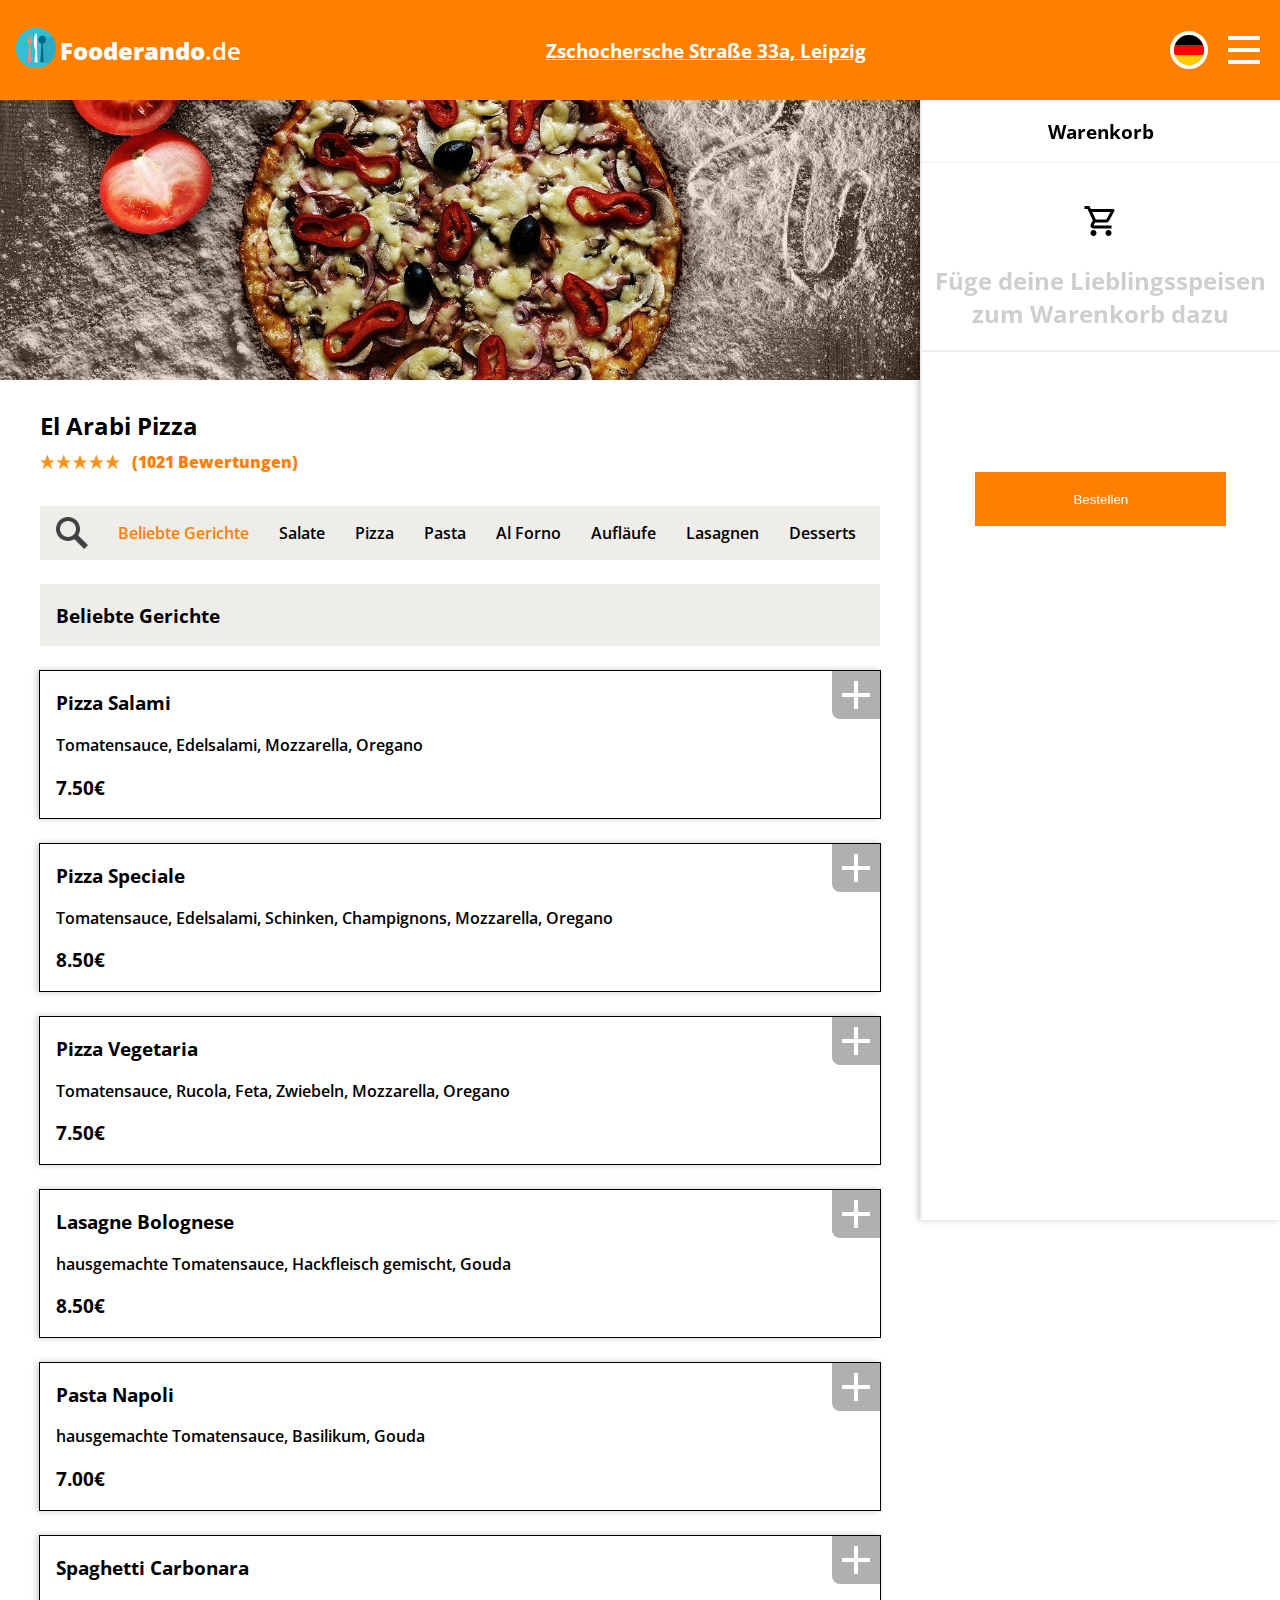
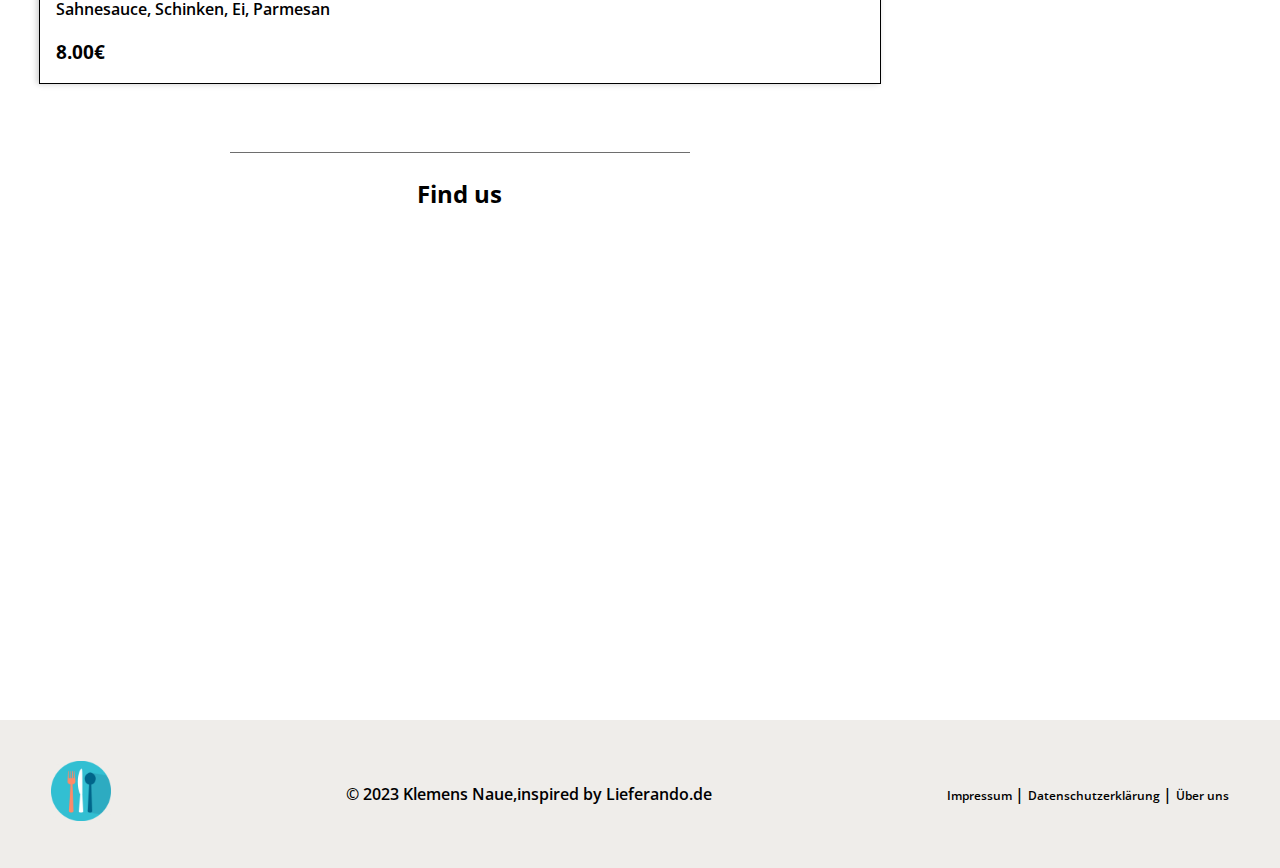
<file: index.html>
<!DOCTYPE html>
<html lang="en">

<head>
    <meta charset="UTF-8">
    <meta http-equiv="X-UA-Compatible" content="IE=edge">
    <meta name="viewport" content="width=device-width, initial-scale=1.0">
    <link rel="icon" type="image/png" href="/img/mealIcon.png">
    <link rel="stylesheet" href="styleHeader.css">
    <link rel="stylesheet" href="style.css">
    <link rel="stylesheet" href="styleFooter.css">
    <script src="scriptTemplates.js" async></script>
    <script src="scriptContent.js" async></script>
    <script src="scriptArrays.js" async></script>
    <link rel="preconnect" href="https://fonts.googleapis.com">
    <link rel="preconnect" href="https://fonts.gstatic.com" crossorigin>
    <link href="https://fonts.googleapis.com/css2?family=Open+Sans:wght@300;400;500;600;700;800&display=swap"
        rel="stylesheet">
    <title>Fooderando</title>
</head>

<body onload="includeHTML(), render()">
    <div id="header">
        <div id="header-left">
            <a href="index.html"><img src="img/mealIcon.png" alt="HomeIcon"></a>
            <p><b>Fooderando</b>.de</p>
        </div>
        <div id="header-middle">
            <a href="#maps"><h3>Zschochersche Straße 33a, Leipzig</h3></a>
        </div>
        <div id="header-right">
            <img class ="flag" src="img/ger.png" alt="deutsch">
            <div id="basketHeader" onclick = "changeWarenkorb()">
                <img src="img/shopping-basket-white-24.svg" alt="Einkaufswagen" title="Einkaufswagen">
                <span id="counter"></span>            
            </div>
            <div id="burgerMenu" onclick="noFunction()">
                <p></p>
                <p></p>
                <p></p>
            </div>
        </div>
    </div>
    <div id="content">
        <div id="orderMenu">
            <div id="orderImg">
                <img src="img/pizza2.jpg" alt="">
            </div>
            <div id="orderRestaurant">
                <h2>El Arabi Pizza</h2>
                <div id="bewertung">
                    <img src="img/rating.png" alt="Sternebwertung">
                    <p><b>(1021 Bewertungen)</b></p>
                </div>
            </div>
            <div id="orderList">
                <img src="img/lupe.png" alt="">
                <p class="gericht">Beliebte Gerichte</p>
                <p onclick="noFunction()">Salate</p>
                <p onclick="noFunction()">Pizza</p>
                <p onclick="noFunction()">Pasta</p>
                <p onclick="noFunction()">Al Forno</p>
                <p onclick="noFunction()">Aufläufe</p>
                <p onclick="noFunction()">Lasagnen</p>
                <p onclick="noFunction()">Desserts</p>
            </div>
            <div id="orderMeals">
                <div id="orderHeadline">
                    <h3>Beliebte Gerichte</h3>
                </div>
            </div>
            <div id="gericht">
            </div>
            <div id="maps">
                <div class="halfLine"></div>
                <h2>Find us</h2>
                <iframe
                    src="https://www.google.com/maps/embed?pb=!1m18!1m12!1m3!1d2492.9041047527085!2d12.335701176241018!3d51.33128362355443!2m3!1f0!2f0!3f0!3m2!1i1024!2i768!4f13.1!3m3!1m2!1s0x47a6f79ee27b8643%3A0xbea2b8a633fa3f8b!2sEl-Arabi!5e0!3m2!1sde!2sde!4v1685792555408!5m2!1sde!2sde"
                    width="100%" height="450" style="border:0;" allowfullscreen="" loading="lazy"
                    referrerpolicy="no-referrer-when-downgrade"></iframe>
            </div>
        </div>
        <div id="warenkorb">
            <div id="warenkorbHeader">
                <h3>Warenkorb</h3>
            </div>
            <div id="warenkorbWaren">
            </div>
            <div id="warenkorbSum">
                <div id="zwischensumme">
                </div>
                <div id="lieferkosten">
                </div>
                <div id="gesamtkosten">
                </div>
            </div>
            <div id="orderMin">
            </div>
            <div id="warenkorbBestellen">
                <button onclick="noFunction()">Bestellen</button>
            </div>
            <button id="closeBtn" onclick="changeWarenkorb()">X Close</button>
        </div>
    </div>
    <div w3-include-html="templates/footer.html"></div>
</body>

</html>
</file>
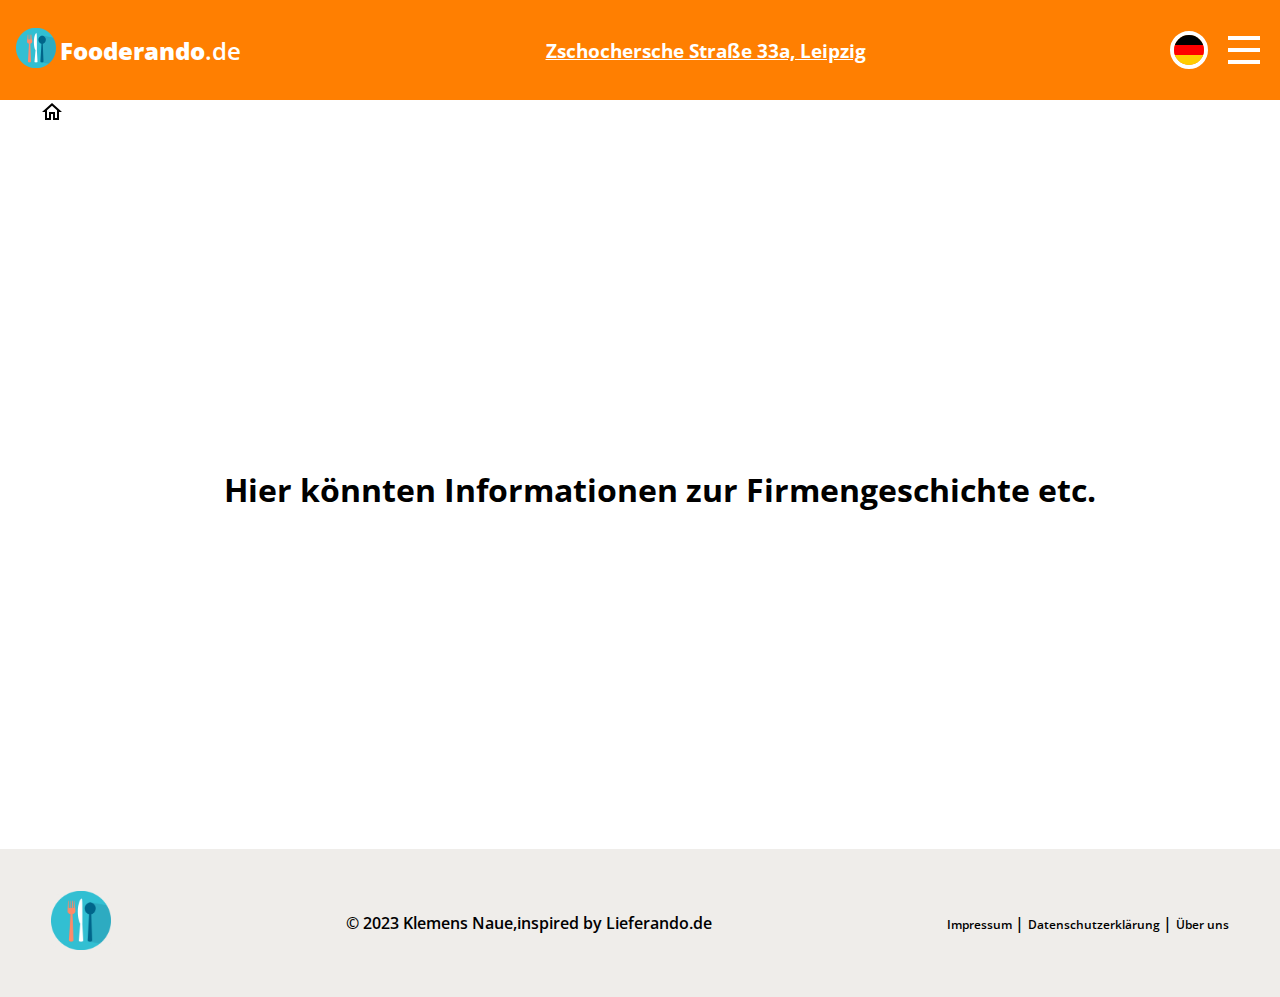
<file: about.html>
<!DOCTYPE html>
<html lang="en">

<head>
    <meta charset="UTF-8">
    <meta http-equiv="X-UA-Compatible" content="IE=edge">
    <meta name="viewport" content="width=device-width, initial-scale=1.0">
    <link rel="icon" type="image/png" href="/img/mealIcon.png">
    <link rel="stylesheet" href="styleHeader.css">
    <link rel="stylesheet" href="style.css">
    <link rel="stylesheet" href="styleFooter.css">
    <script src="scriptTemplates.js"></script>
    <script src="scriptContent.js"></script>
    <script src="scriptArrays.js"></script>
    <link rel="preconnect" href="https://fonts.googleapis.com">
    <link rel="preconnect" href="https://fonts.gstatic.com" crossorigin>
    <link href="https://fonts.googleapis.com/css2?family=Open+Sans:wght@300;400;500;600;700;800&display=swap"
        rel="stylesheet">
    <title>Fooderando | Impressum</title>
</head>

<body onload="includeHTML()">
    <div id="header">
        <div id="header-left">
            <a href="index.html"><img src="img/mealIcon.png" alt="HomeIcon"></a>
            <p><b>Fooderando</b>.de</p>
        </div>
        <div id="header-middle">
            <h3>Zschochersche Straße 33a, Leipzig</h3>
        </div>
        <div id="header-right">
            <img class ="flag" src="img/ger.png" alt="deutsch">
            <div id="basketHeader" onclick = "changeWarenkorb()">
                <img src="img/shopping-basket-white-24.svg" alt="Einkaufswagen" title="Einkaufswagen">
                <span id="counter"></span>            
            </div>
            <div id="burgerMenu" onclick="noFunction()">
                <p></p>
                <p></p>
                <p></p>
            </div>
        </div>
    </div>
    <a class="home" href="index.html"><img src="img/home_black_24dp.svg" alt=""></a> 
    
    <div id="about">
        <h1>Hier könnten Informationen zur Firmengeschichte etc.</h1>
    </div>

    <div w3-include-html="templates/footer.html"></div>
</body>
</file>
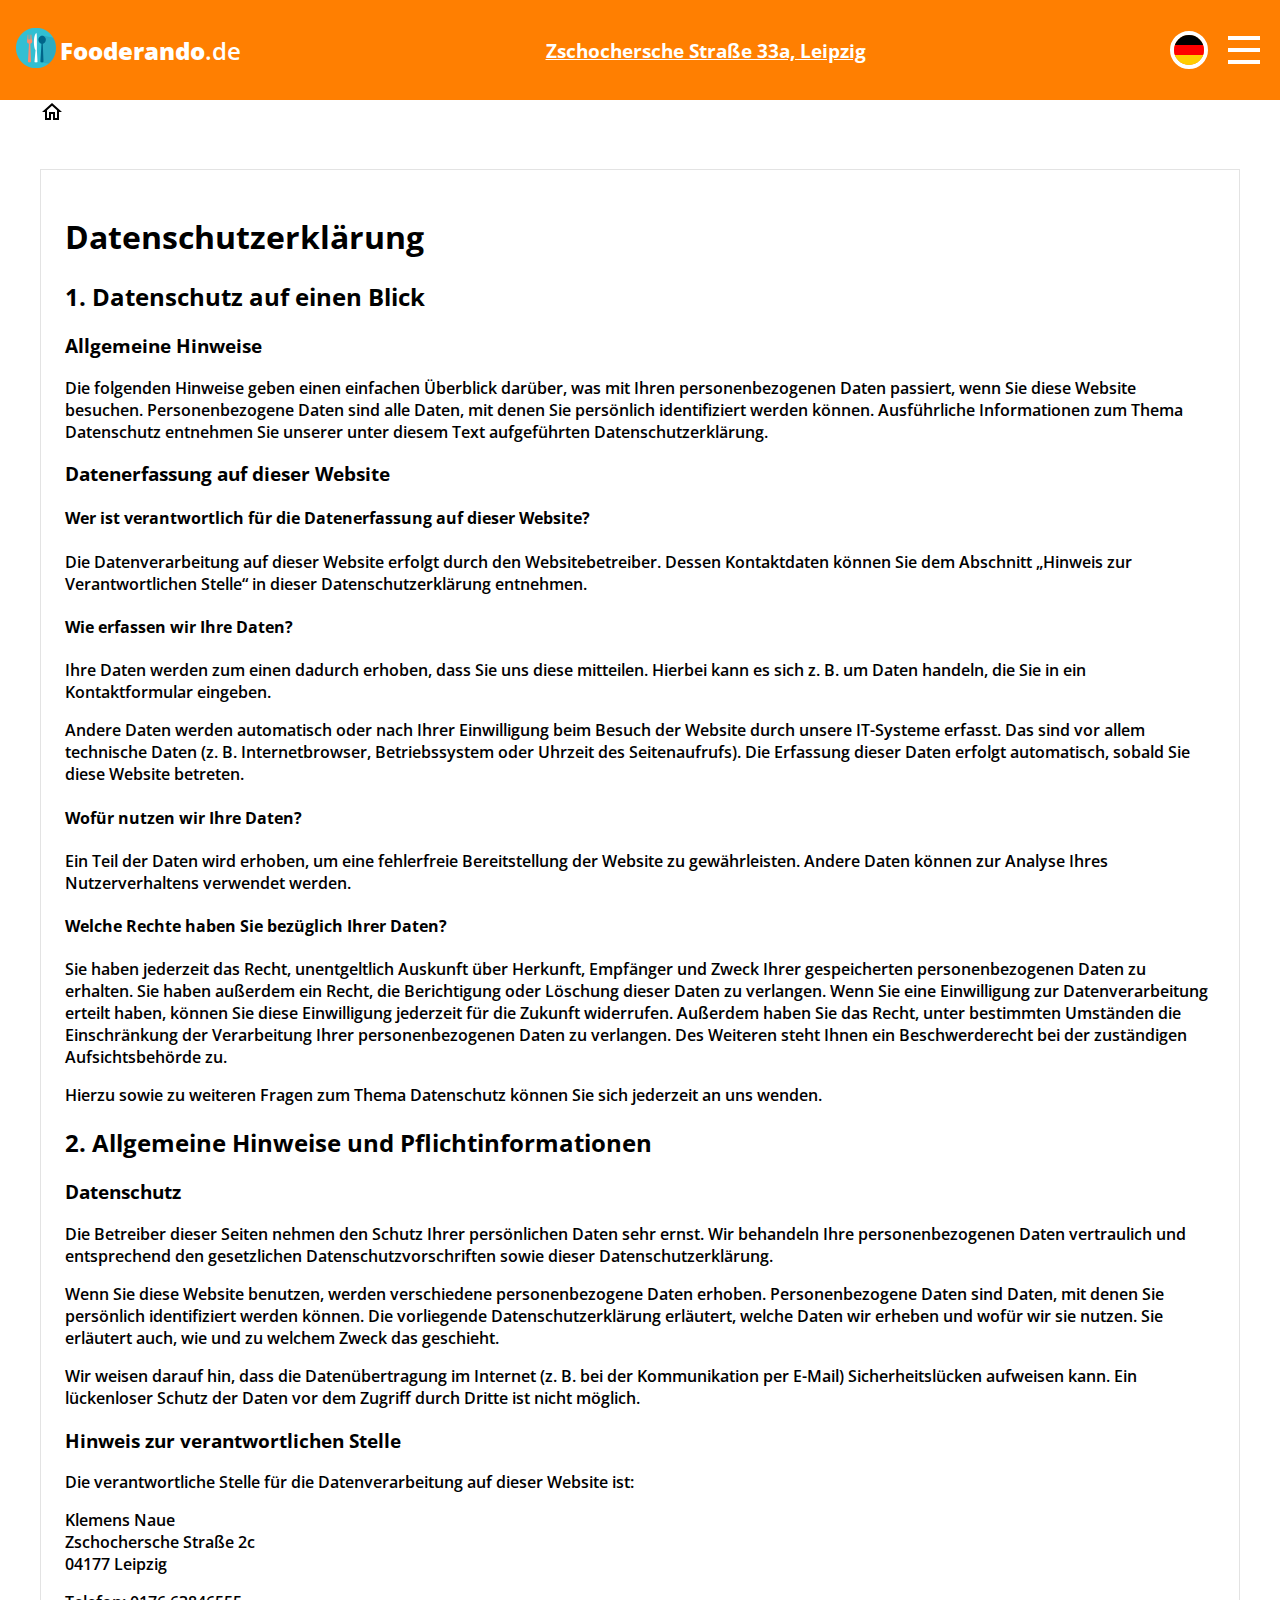
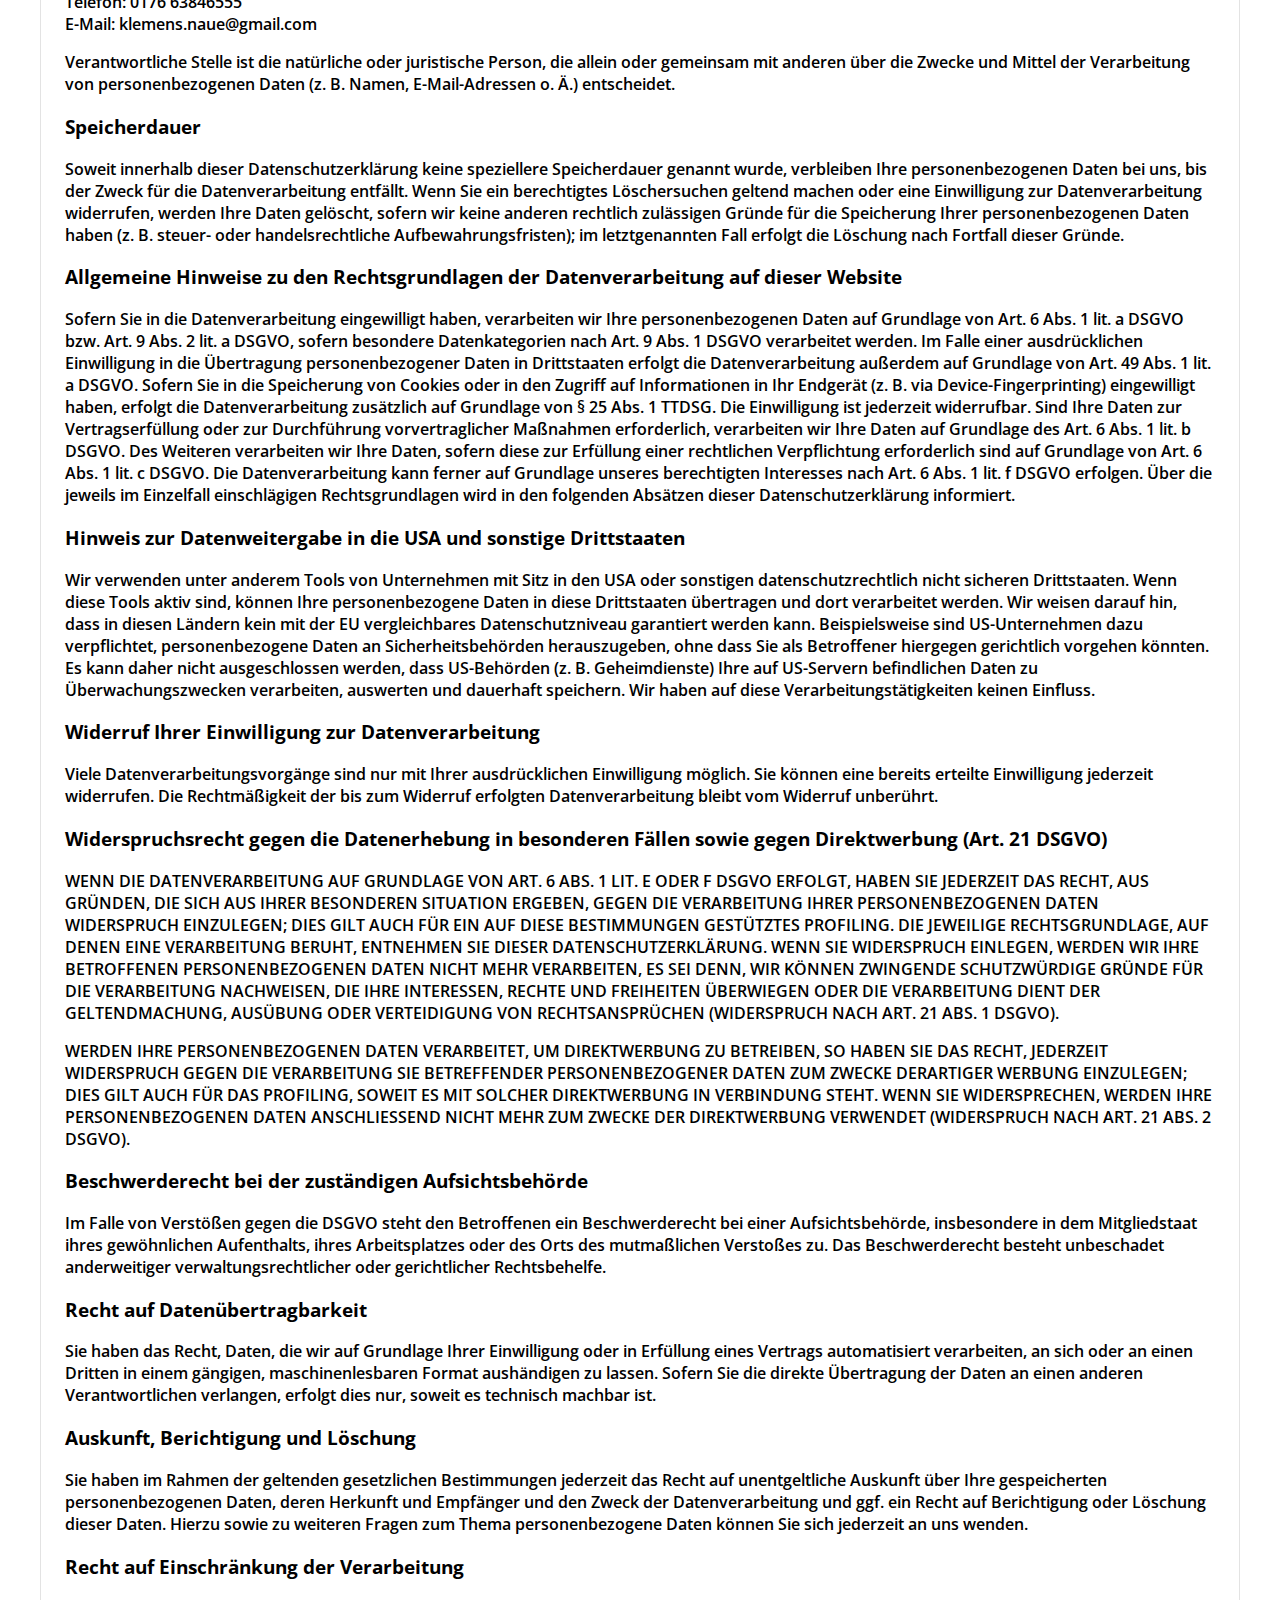
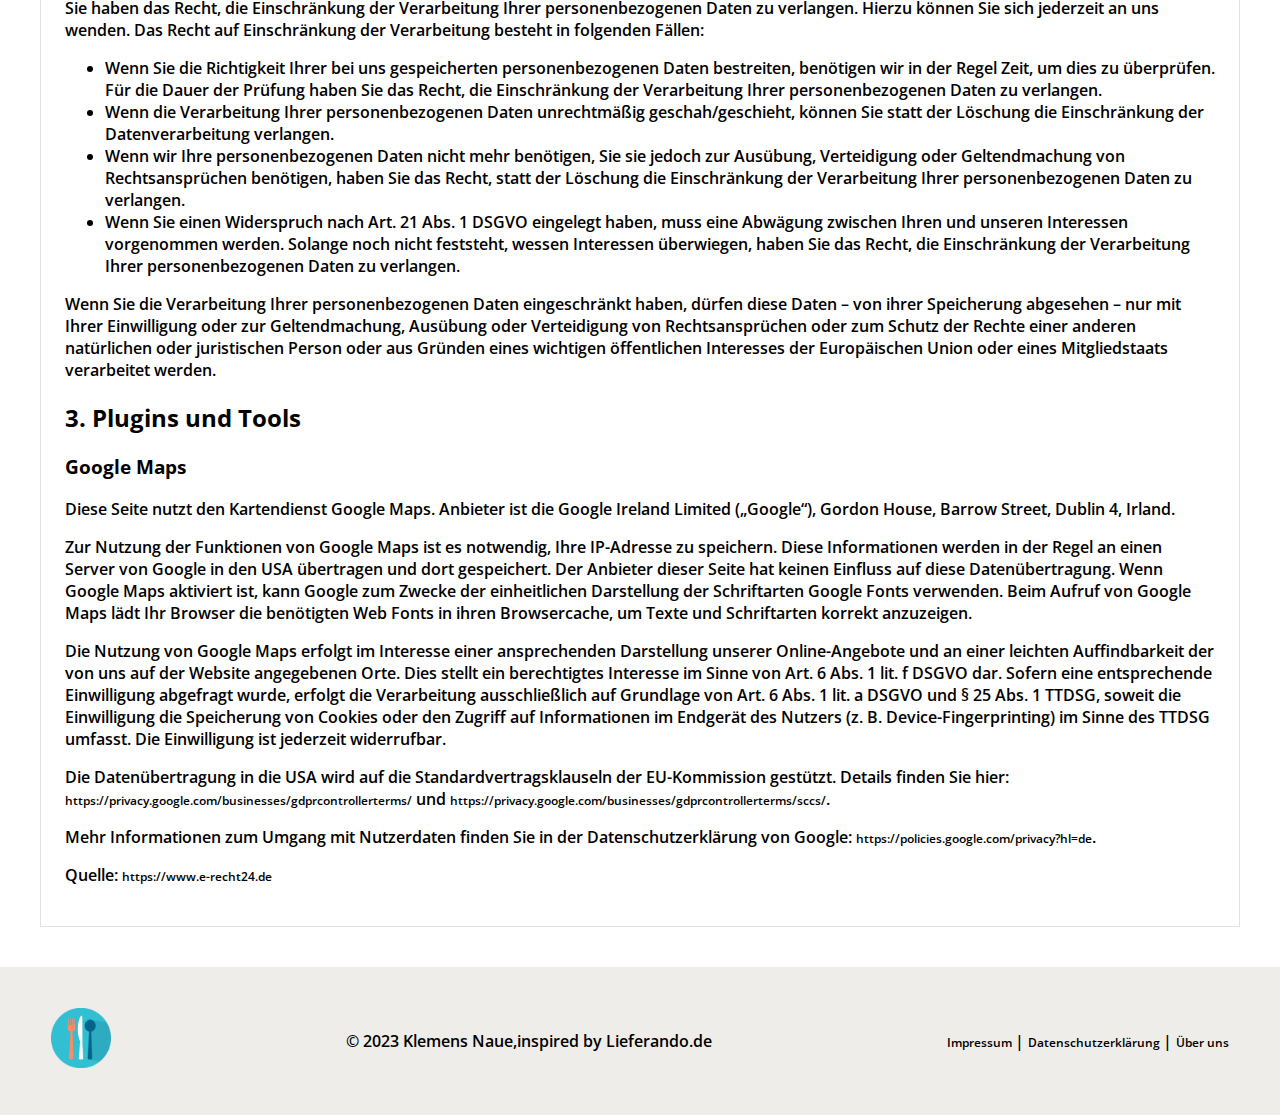
<file: datenschutz.html>
<!DOCTYPE html>
<html lang="en">

<head>
    <meta charset="UTF-8">
    <meta http-equiv="X-UA-Compatible" content="IE=edge">
    <meta name="viewport" content="width=device-width, initial-scale=1.0">
    <link rel="icon" type="image/png" href="/img/mealIcon.png">
    <link rel="stylesheet" href="styleHeader.css">
    <link rel="stylesheet" href="style.css">
    <link rel="stylesheet" href="styleFooter.css">
    <script src="scriptTemplates.js"></script>
    <script src="scriptContent.js"></script>
    <script src="scriptArrays.js"></script>
    <link rel="preconnect" href="https://fonts.googleapis.com">
    <link rel="preconnect" href="https://fonts.gstatic.com" crossorigin>
    <link href="https://fonts.googleapis.com/css2?family=Open+Sans:wght@300;400;500;600;700;800&display=swap"
        rel="stylesheet">
    <title>Fooderando | Datenschutz</title>
</head>

<body onload="includeHTML()">
    <div id="header">
        <div id="header-left">
            <a href="index.html"><img src="img/mealIcon.png" alt="HomeIcon"></a>
            <p><b>Fooderando</b>.de</p>
        </div>
        <div id="header-middle">
            <h3>Zschochersche Straße 33a, Leipzig</h3>
        </div>
        <div id="header-right">
            <img class ="flag" src="img/ger.png" alt="deutsch">
            <div id="basketHeader" onclick = "changeWarenkorb()">
                <img src="img/shopping-basket-white-24.svg" alt="Einkaufswagen" title="Einkaufswagen">
                <span id="counter"></span>            
            </div>
            <div id="burgerMenu" onclick="noFunction()">
                <p></p>
                <p></p>
                <p></p>
            </div>
        </div>
    </div>
    <a class="home" href="index.html"><img src="img/home_black_24dp.svg" alt=""></a>
    <div id="datenschutz">
        <h1>Datenschutz&shy;erkl&auml;rung</h1>
        <h2>1. Datenschutz auf einen Blick</h2>
        <h3>Allgemeine Hinweise</h3>
        <p>Die folgenden Hinweise geben einen einfachen &Uuml;berblick dar&uuml;ber, was mit Ihren personenbezogenen
            Daten passiert, wenn Sie diese Website besuchen. Personenbezogene Daten sind alle Daten, mit denen Sie
            pers&ouml;nlich identifiziert werden k&ouml;nnen. Ausf&uuml;hrliche Informationen zum Thema Datenschutz
            entnehmen Sie unserer unter diesem Text aufgef&uuml;hrten Datenschutzerkl&auml;rung.</p>
        <h3>Datenerfassung auf dieser Website</h3>
        <h4>Wer ist verantwortlich f&uuml;r die Datenerfassung auf dieser Website?</h4>
        <p>Die Datenverarbeitung auf dieser Website erfolgt durch den Websitebetreiber. Dessen Kontaktdaten k&ouml;nnen
            Sie dem Abschnitt &bdquo;Hinweis zur Verantwortlichen Stelle&ldquo; in dieser Datenschutzerkl&auml;rung
            entnehmen.</p>
        <h4>Wie erfassen wir Ihre Daten?</h4>
        <p>Ihre Daten werden zum einen dadurch erhoben, dass Sie uns diese mitteilen. Hierbei kann es sich z.&nbsp;B. um
            Daten handeln, die Sie in ein Kontaktformular eingeben.</p>
        <p>Andere Daten werden automatisch oder nach Ihrer Einwilligung beim Besuch der Website durch unsere IT-Systeme
            erfasst. Das sind vor allem technische Daten (z.&nbsp;B. Internetbrowser, Betriebssystem oder Uhrzeit des
            Seitenaufrufs). Die Erfassung dieser Daten erfolgt automatisch, sobald Sie diese Website betreten.</p>
        <h4>Wof&uuml;r nutzen wir Ihre Daten?</h4>
        <p>Ein Teil der Daten wird erhoben, um eine fehlerfreie Bereitstellung der Website zu gew&auml;hrleisten. Andere
            Daten k&ouml;nnen zur Analyse Ihres Nutzerverhaltens verwendet werden.</p>
        <h4>Welche Rechte haben Sie bez&uuml;glich Ihrer Daten?</h4>
        <p>Sie haben jederzeit das Recht, unentgeltlich Auskunft &uuml;ber Herkunft, Empf&auml;nger und Zweck Ihrer
            gespeicherten personenbezogenen Daten zu erhalten. Sie haben au&szlig;erdem ein Recht, die Berichtigung oder
            L&ouml;schung dieser Daten zu verlangen. Wenn Sie eine Einwilligung zur Datenverarbeitung erteilt haben,
            k&ouml;nnen Sie diese Einwilligung jederzeit f&uuml;r die Zukunft widerrufen. Au&szlig;erdem haben Sie das
            Recht, unter bestimmten Umst&auml;nden die Einschr&auml;nkung der Verarbeitung Ihrer personenbezogenen Daten
            zu verlangen. Des Weiteren steht Ihnen ein Beschwerderecht bei der zust&auml;ndigen Aufsichtsbeh&ouml;rde
            zu.</p>
        <p>Hierzu sowie zu weiteren Fragen zum Thema Datenschutz k&ouml;nnen Sie sich jederzeit an uns wenden.</p>
        <h2>2. Allgemeine Hinweise und Pflicht&shy;informationen</h2>
        <h3>Datenschutz</h3>
        <p>Die Betreiber dieser Seiten nehmen den Schutz Ihrer pers&ouml;nlichen Daten sehr ernst. Wir behandeln Ihre
            personenbezogenen Daten vertraulich und entsprechend den gesetzlichen Datenschutzvorschriften sowie dieser
            Datenschutzerkl&auml;rung.</p>
        <p>Wenn Sie diese Website benutzen, werden verschiedene personenbezogene Daten erhoben. Personenbezogene Daten
            sind Daten, mit denen Sie pers&ouml;nlich identifiziert werden k&ouml;nnen. Die vorliegende
            Datenschutzerkl&auml;rung erl&auml;utert, welche Daten wir erheben und wof&uuml;r wir sie nutzen. Sie
            erl&auml;utert auch, wie und zu welchem Zweck das geschieht.</p>
        <p>Wir weisen darauf hin, dass die Daten&uuml;bertragung im Internet (z.&nbsp;B. bei der Kommunikation per
            E-Mail) Sicherheitsl&uuml;cken aufweisen kann. Ein l&uuml;ckenloser Schutz der Daten vor dem Zugriff durch
            Dritte ist nicht m&ouml;glich.</p>
        <h3>Hinweis zur verantwortlichen Stelle</h3>
        <p>Die verantwortliche Stelle f&uuml;r die Datenverarbeitung auf dieser Website ist:</p>
        <p>Klemens Naue<br />
            Zschochersche Stra&szlig;e 2c<br />
            04177 Leipzig</p>

        <p>Telefon: 0176 63846555<br />
            E-Mail: klemens.naue@gmail.com</p>
        <p>Verantwortliche Stelle ist die nat&uuml;rliche oder juristische Person, die allein oder gemeinsam mit anderen
            &uuml;ber die Zwecke und Mittel der Verarbeitung von personenbezogenen Daten (z.&nbsp;B. Namen,
            E-Mail-Adressen o. &Auml;.) entscheidet.</p>

        <h3>Speicherdauer</h3>
        <p>Soweit innerhalb dieser Datenschutzerkl&auml;rung keine speziellere Speicherdauer genannt wurde, verbleiben
            Ihre personenbezogenen Daten bei uns, bis der Zweck f&uuml;r die Datenverarbeitung entf&auml;llt. Wenn Sie
            ein berechtigtes L&ouml;schersuchen geltend machen oder eine Einwilligung zur Datenverarbeitung widerrufen,
            werden Ihre Daten gel&ouml;scht, sofern wir keine anderen rechtlich zul&auml;ssigen Gr&uuml;nde f&uuml;r die
            Speicherung Ihrer personenbezogenen Daten haben (z.&nbsp;B. steuer- oder handelsrechtliche
            Aufbewahrungsfristen); im letztgenannten Fall erfolgt die L&ouml;schung nach Fortfall dieser Gr&uuml;nde.
        </p>
        <h3>Allgemeine Hinweise zu den Rechtsgrundlagen der Datenverarbeitung auf dieser Website</h3>
        <p>Sofern Sie in die Datenverarbeitung eingewilligt haben, verarbeiten wir Ihre personenbezogenen Daten auf
            Grundlage von Art. 6 Abs. 1 lit. a DSGVO bzw. Art. 9 Abs. 2 lit. a DSGVO, sofern besondere Datenkategorien
            nach Art. 9 Abs. 1 DSGVO verarbeitet werden. Im Falle einer ausdr&uuml;cklichen Einwilligung in die
            &Uuml;bertragung personenbezogener Daten in Drittstaaten erfolgt die Datenverarbeitung au&szlig;erdem auf
            Grundlage von Art. 49 Abs. 1 lit. a DSGVO. Sofern Sie in die Speicherung von Cookies oder in den Zugriff auf
            Informationen in Ihr Endger&auml;t (z.&nbsp;B. via Device-Fingerprinting) eingewilligt haben, erfolgt die
            Datenverarbeitung zus&auml;tzlich auf Grundlage von &sect; 25 Abs. 1 TTDSG. Die Einwilligung ist jederzeit
            widerrufbar. Sind Ihre Daten zur Vertragserf&uuml;llung oder zur Durchf&uuml;hrung vorvertraglicher
            Ma&szlig;nahmen erforderlich, verarbeiten wir Ihre Daten auf Grundlage des Art. 6 Abs. 1 lit. b DSGVO. Des
            Weiteren verarbeiten wir Ihre Daten, sofern diese zur Erf&uuml;llung einer rechtlichen Verpflichtung
            erforderlich sind auf Grundlage von Art. 6 Abs. 1 lit. c DSGVO. Die Datenverarbeitung kann ferner auf
            Grundlage unseres berechtigten Interesses nach Art. 6 Abs. 1 lit. f DSGVO erfolgen. &Uuml;ber die jeweils im
            Einzelfall einschl&auml;gigen Rechtsgrundlagen wird in den folgenden Abs&auml;tzen dieser
            Datenschutzerkl&auml;rung informiert.</p>
        <h3>Hinweis zur Datenweitergabe in die USA und sonstige Drittstaaten</h3>
        <p>Wir verwenden unter anderem Tools von Unternehmen mit Sitz in den USA oder sonstigen datenschutzrechtlich
            nicht sicheren Drittstaaten. Wenn diese Tools aktiv sind, k&ouml;nnen Ihre personenbezogene Daten in diese
            Drittstaaten &uuml;bertragen und dort verarbeitet werden. Wir weisen darauf hin, dass in diesen L&auml;ndern
            kein mit der EU vergleichbares Datenschutzniveau garantiert werden kann. Beispielsweise sind US-Unternehmen
            dazu verpflichtet, personenbezogene Daten an Sicherheitsbeh&ouml;rden herauszugeben, ohne dass Sie als
            Betroffener hiergegen gerichtlich vorgehen k&ouml;nnten. Es kann daher nicht ausgeschlossen werden, dass
            US-Beh&ouml;rden (z.&nbsp;B. Geheimdienste) Ihre auf US-Servern befindlichen Daten zu
            &Uuml;berwachungszwecken verarbeiten, auswerten und dauerhaft speichern. Wir haben auf diese
            Verarbeitungst&auml;tigkeiten keinen Einfluss.</p>
        <h3>Widerruf Ihrer Einwilligung zur Datenverarbeitung</h3>
        <p>Viele Datenverarbeitungsvorg&auml;nge sind nur mit Ihrer ausdr&uuml;cklichen Einwilligung m&ouml;glich. Sie
            k&ouml;nnen eine bereits erteilte Einwilligung jederzeit widerrufen. Die Rechtm&auml;&szlig;igkeit der bis
            zum Widerruf erfolgten Datenverarbeitung bleibt vom Widerruf unber&uuml;hrt.</p>
        <h3>Widerspruchsrecht gegen die Datenerhebung in besonderen F&auml;llen sowie gegen Direktwerbung (Art. 21
            DSGVO)</h3>
        <p>WENN DIE DATENVERARBEITUNG AUF GRUNDLAGE VON ART. 6 ABS. 1 LIT. E ODER F DSGVO ERFOLGT, HABEN SIE JEDERZEIT
            DAS RECHT, AUS GR&Uuml;NDEN, DIE SICH AUS IHRER BESONDEREN SITUATION ERGEBEN, GEGEN DIE VERARBEITUNG IHRER
            PERSONENBEZOGENEN DATEN WIDERSPRUCH EINZULEGEN; DIES GILT AUCH F&Uuml;R EIN AUF DIESE BESTIMMUNGEN
            GEST&Uuml;TZTES PROFILING. DIE JEWEILIGE RECHTSGRUNDLAGE, AUF DENEN EINE VERARBEITUNG BERUHT, ENTNEHMEN SIE
            DIESER DATENSCHUTZERKL&Auml;RUNG. WENN SIE WIDERSPRUCH EINLEGEN, WERDEN WIR IHRE BETROFFENEN
            PERSONENBEZOGENEN DATEN NICHT MEHR VERARBEITEN, ES SEI DENN, WIR K&Ouml;NNEN ZWINGENDE SCHUTZW&Uuml;RDIGE
            GR&Uuml;NDE F&Uuml;R DIE VERARBEITUNG NACHWEISEN, DIE IHRE INTERESSEN, RECHTE UND FREIHEITEN &Uuml;BERWIEGEN
            ODER DIE VERARBEITUNG DIENT DER GELTENDMACHUNG, AUS&Uuml;BUNG ODER VERTEIDIGUNG VON RECHTSANSPR&Uuml;CHEN
            (WIDERSPRUCH NACH ART. 21 ABS. 1 DSGVO).</p>
        <p>WERDEN IHRE PERSONENBEZOGENEN DATEN VERARBEITET, UM DIREKTWERBUNG ZU BETREIBEN, SO HABEN SIE DAS RECHT,
            JEDERZEIT WIDERSPRUCH GEGEN DIE VERARBEITUNG SIE BETREFFENDER PERSONENBEZOGENER DATEN ZUM ZWECKE DERARTIGER
            WERBUNG EINZULEGEN; DIES GILT AUCH F&Uuml;R DAS PROFILING, SOWEIT ES MIT SOLCHER DIREKTWERBUNG IN VERBINDUNG
            STEHT. WENN SIE WIDERSPRECHEN, WERDEN IHRE PERSONENBEZOGENEN DATEN ANSCHLIESSEND NICHT MEHR ZUM ZWECKE DER
            DIREKTWERBUNG VERWENDET (WIDERSPRUCH NACH ART. 21 ABS. 2 DSGVO).</p>
        <h3>Beschwerde&shy;recht bei der zust&auml;ndigen Aufsichts&shy;beh&ouml;rde</h3>
        <p>Im Falle von Verst&ouml;&szlig;en gegen die DSGVO steht den Betroffenen ein Beschwerderecht bei einer
            Aufsichtsbeh&ouml;rde, insbesondere in dem Mitgliedstaat ihres gew&ouml;hnlichen Aufenthalts, ihres
            Arbeitsplatzes oder des Orts des mutma&szlig;lichen Versto&szlig;es zu. Das Beschwerderecht besteht
            unbeschadet anderweitiger verwaltungsrechtlicher oder gerichtlicher Rechtsbehelfe.</p>
        <h3>Recht auf Daten&shy;&uuml;bertrag&shy;barkeit</h3>
        <p>Sie haben das Recht, Daten, die wir auf Grundlage Ihrer Einwilligung oder in Erf&uuml;llung eines Vertrags
            automatisiert verarbeiten, an sich oder an einen Dritten in einem g&auml;ngigen, maschinenlesbaren Format
            aush&auml;ndigen zu lassen. Sofern Sie die direkte &Uuml;bertragung der Daten an einen anderen
            Verantwortlichen verlangen, erfolgt dies nur, soweit es technisch machbar ist.</p>
        <h3>Auskunft, Berichtigung und L&ouml;schung</h3>
        <p>Sie haben im Rahmen der geltenden gesetzlichen Bestimmungen jederzeit das Recht auf unentgeltliche Auskunft
            &uuml;ber Ihre gespeicherten personenbezogenen Daten, deren Herkunft und Empf&auml;nger und den Zweck der
            Datenverarbeitung und ggf. ein Recht auf Berichtigung oder L&ouml;schung dieser Daten. Hierzu sowie zu
            weiteren Fragen zum Thema personenbezogene Daten k&ouml;nnen Sie sich jederzeit an uns wenden.</p>
        <h3>Recht auf Einschr&auml;nkung der Verarbeitung</h3>
        <p>Sie haben das Recht, die Einschr&auml;nkung der Verarbeitung Ihrer personenbezogenen Daten zu verlangen.
            Hierzu k&ouml;nnen Sie sich jederzeit an uns wenden. Das Recht auf Einschr&auml;nkung der Verarbeitung
            besteht in folgenden F&auml;llen:</p>
        <ul>
            <li>Wenn Sie die Richtigkeit Ihrer bei uns gespeicherten personenbezogenen Daten bestreiten, ben&ouml;tigen
                wir in der Regel Zeit, um dies zu &uuml;berpr&uuml;fen. F&uuml;r die Dauer der Pr&uuml;fung haben Sie
                das Recht, die Einschr&auml;nkung der Verarbeitung Ihrer personenbezogenen Daten zu verlangen.</li>
            <li>Wenn die Verarbeitung Ihrer personenbezogenen Daten unrechtm&auml;&szlig;ig geschah/geschieht,
                k&ouml;nnen Sie statt der L&ouml;schung die Einschr&auml;nkung der Datenverarbeitung verlangen.</li>
            <li>Wenn wir Ihre personenbezogenen Daten nicht mehr ben&ouml;tigen, Sie sie jedoch zur Aus&uuml;bung,
                Verteidigung oder Geltendmachung von Rechtsanspr&uuml;chen ben&ouml;tigen, haben Sie das Recht, statt
                der L&ouml;schung die Einschr&auml;nkung der Verarbeitung Ihrer personenbezogenen Daten zu verlangen.
            </li>
            <li>Wenn Sie einen Widerspruch nach Art. 21 Abs. 1 DSGVO eingelegt haben, muss eine Abw&auml;gung zwischen
                Ihren und unseren Interessen vorgenommen werden. Solange noch nicht feststeht, wessen Interessen
                &uuml;berwiegen, haben Sie das Recht, die Einschr&auml;nkung der Verarbeitung Ihrer personenbezogenen
                Daten zu verlangen.</li>
        </ul>
        <p>Wenn Sie die Verarbeitung Ihrer personenbezogenen Daten eingeschr&auml;nkt haben, d&uuml;rfen diese Daten
            &ndash; von ihrer Speicherung abgesehen &ndash; nur mit Ihrer Einwilligung oder zur Geltendmachung,
            Aus&uuml;bung oder Verteidigung von Rechtsanspr&uuml;chen oder zum Schutz der Rechte einer anderen
            nat&uuml;rlichen oder juristischen Person oder aus Gr&uuml;nden eines wichtigen &ouml;ffentlichen Interesses
            der Europ&auml;ischen Union oder eines Mitgliedstaats verarbeitet werden.</p>
        <h2>3. Plugins und Tools</h2>
        <h3>Google Maps</h3>
        <p>Diese Seite nutzt den Kartendienst Google Maps. Anbieter ist die Google Ireland Limited
            (&bdquo;Google&ldquo;), Gordon House, Barrow Street, Dublin 4, Irland.</p>
        <p>Zur Nutzung der Funktionen von Google Maps ist es notwendig, Ihre IP-Adresse zu speichern. Diese
            Informationen werden in der Regel an einen Server von Google in den USA &uuml;bertragen und dort
            gespeichert. Der Anbieter dieser Seite hat keinen Einfluss auf diese Daten&uuml;bertragung. Wenn Google Maps
            aktiviert ist, kann Google zum Zwecke der einheitlichen Darstellung der Schriftarten Google Fonts verwenden.
            Beim Aufruf von Google Maps l&auml;dt Ihr Browser die ben&ouml;tigten Web Fonts in ihren Browsercache, um
            Texte und Schriftarten korrekt anzuzeigen.</p>
        <p>Die Nutzung von Google Maps erfolgt im Interesse einer ansprechenden Darstellung unserer Online-Angebote und
            an einer leichten Auffindbarkeit der von uns auf der Website angegebenen Orte. Dies stellt ein berechtigtes
            Interesse im Sinne von Art. 6 Abs. 1 lit. f DSGVO dar. Sofern eine entsprechende Einwilligung abgefragt
            wurde, erfolgt die Verarbeitung ausschlie&szlig;lich auf Grundlage von Art. 6 Abs. 1 lit. a DSGVO und &sect;
            25 Abs. 1 TTDSG, soweit die Einwilligung die Speicherung von Cookies oder den Zugriff auf Informationen im
            Endger&auml;t des Nutzers (z.&nbsp;B. Device-Fingerprinting) im Sinne des TTDSG umfasst. Die Einwilligung
            ist jederzeit widerrufbar.</p>
        <p>Die Daten&uuml;bertragung in die USA wird auf die Standardvertragsklauseln der EU-Kommission gest&uuml;tzt.
            Details finden Sie hier: <a href="https://privacy.google.com/businesses/gdprcontrollerterms/"
                target="_blank" rel="noopener noreferrer">https://privacy.google.com/businesses/gdprcontrollerterms/</a>
            und <a href="https://privacy.google.com/businesses/gdprcontrollerterms/sccs/" target="_blank"
                rel="noopener noreferrer">https://privacy.google.com/businesses/gdprcontrollerterms/sccs/</a>.</p>
        <p>Mehr Informationen zum Umgang mit Nutzerdaten finden Sie in der Datenschutzerkl&auml;rung von Google: <a
                href="https://policies.google.com/privacy?hl=de" target="_blank"
                rel="noopener noreferrer">https://policies.google.com/privacy?hl=de</a>.</p>
        <p>Quelle: <a href="https://www.e-recht24.de">https://www.e-recht24.de</a></p>
    </div>
    <div w3-include-html="templates/footer.html"></div>
</body>
</file>
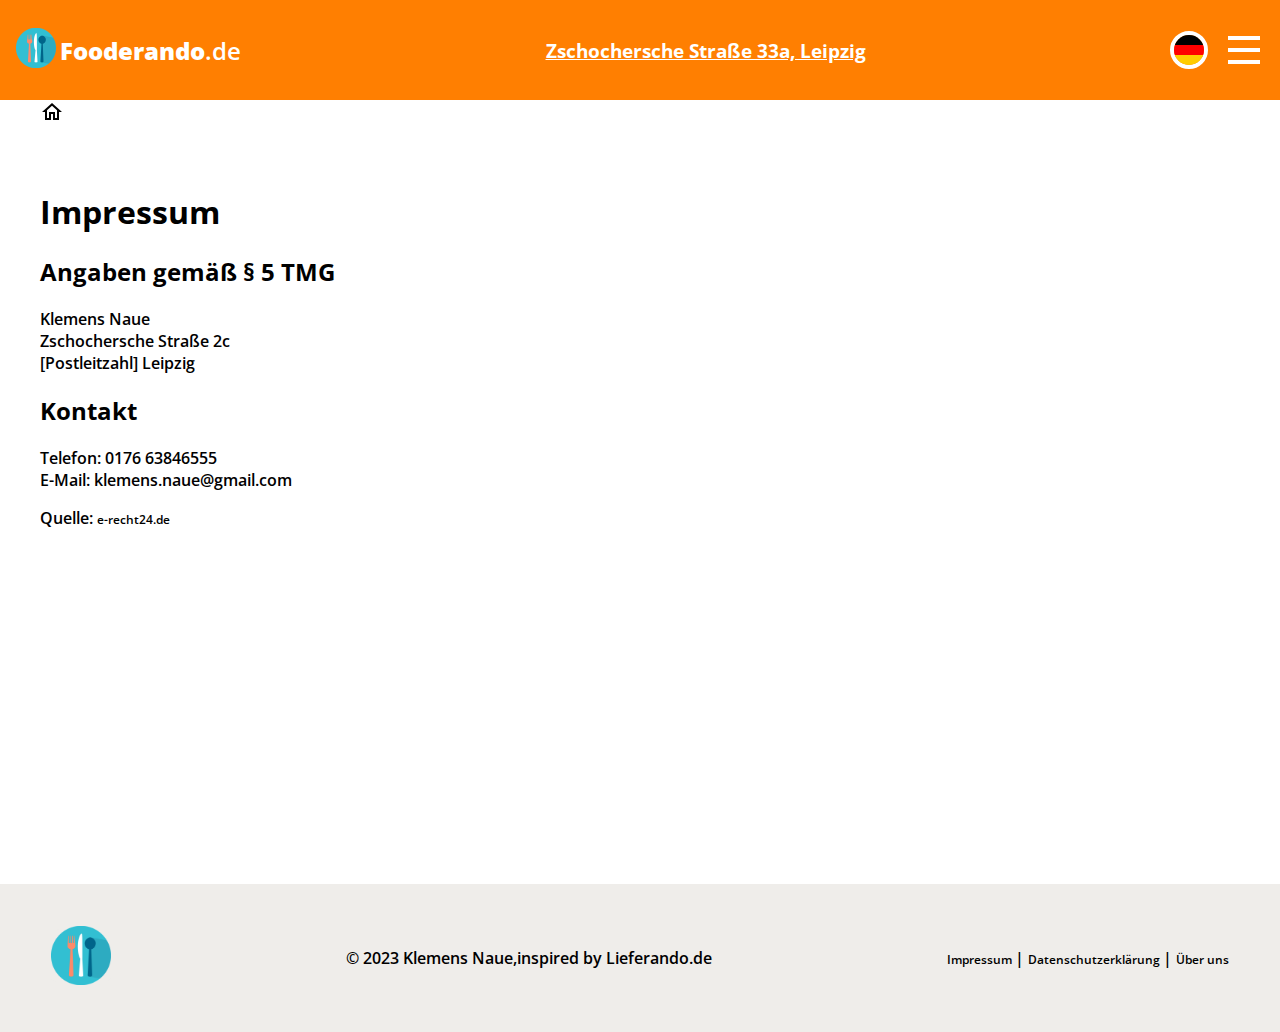
<file: impressum.html>
<!DOCTYPE html>
<html lang="en">

<head>
    <meta charset="UTF-8">
    <meta http-equiv="X-UA-Compatible" content="IE=edge">
    <meta name="viewport" content="width=device-width, initial-scale=1.0">
    <link rel="icon" type="image/png" href="/img/mealIcon.png">
    <link rel="stylesheet" href="styleHeader.css">
    <link rel="stylesheet" href="style.css">
    <link rel="stylesheet" href="styleFooter.css">
    <script src="scriptTemplates.js"></script>
    <script src="scriptContent.js"></script>
    <script src="scriptArrays.js"></script>
    <link rel="preconnect" href="https://fonts.googleapis.com">
    <link rel="preconnect" href="https://fonts.gstatic.com" crossorigin>
    <link href="https://fonts.googleapis.com/css2?family=Open+Sans:wght@300;400;500;600;700;800&display=swap"
        rel="stylesheet">
    <title>Fooderando | Impressum</title>
</head>

<body onload="includeHTML()">
    <div id="header">
        <div id="header-left">
            <a href="index.html"><img src="img/mealIcon.png" alt="HomeIcon"></a>
            <p><b>Fooderando</b>.de</p>
        </div>
        <div id="header-middle">
            <h3>Zschochersche Straße 33a, Leipzig</h3>
        </div>
        <div id="header-right">
            <img class ="flag" src="img/ger.png" alt="deutsch">
            <div id="basketHeader" onclick = "changeWarenkorb()">
                <img src="img/shopping-basket-white-24.svg" alt="Einkaufswagen" title="Einkaufswagen">
                <span id="counter"></span>            
            </div>
            <div id="burgerMenu" onclick="noFunction()">
                <p></p>
                <p></p>
                <p></p>
            </div>
        </div>
    </div>
    <a class="home" href="index.html"><img src="img/home_black_24dp.svg" alt=""></a> 
    <div id="impressumData">
        <h1>Impressum</h1>

        <h2>Angaben gem&auml;&szlig; &sect; 5 TMG</h2>
        <p>Klemens Naue<br />
            Zschochersche Stra&szlig;e 2c<br />
            &#91;Postleitzahl&#93; Leipzig</p>

        <h2>Kontakt</h2>
        <p>Telefon: 0176 63846555<br />
            E-Mail: klemens.naue@gmail.com</p>

        <p>Quelle: <a href="https://www.e-recht24.de">e-recht24.de</a></p>
    </div>

    <div w3-include-html="templates/footer.html"></div>
</body>
</file>
<file: styleHeader.css>
#header{
    position: relative;
    z-index: 10;
    display: flex;
    justify-content: space-between;
    align-items: center;
    background-color: #FF7F01;
    color: white;
    padding: 0 16px;
    height: 100px;
}

#header-left{
    display: flex;
    align-items: center;
    gap: 4px;
}

#header-left p{
    font-size: 24px;
}

#header-left img{
    width: 40px;
    height: 40px;
}

#header-middle{
    text-decoration: underline;
}

#header-middle a{
    color: white;
    font-size: 16px;
}

#header-right{
    display: flex;
    align-items: center;
    gap: 16px;
}

#header-right img{
    width: 30px;
    height: 30px;
}

.flag{
    border-radius:100%;
    border: solid 4px white;
}

.flag:hover{
    cursor: pointer;
}

#burgerMenu{
    display:flex;
    flex-direction: column;
    align-items: center;
    justify-content: space-evenly;
    background-color: #FF7F01;
    color: white;
    width: 40px;
    height: 40px;
}

#burgerMenu p{
    width: 32px;
    height: 4px;
    margin: 2px;
    background-color: white;
}

#burgerMenu:hover{
    cursor: pointer;
}

@media(max-width: 820px){
    .flag{
        display: none;
    }
}

@media(max-width: 460px){
    #header-left p{
        font-size: 14px;
    }
}
</file>
<file: style.css>
html{
    scroll-behavior: smooth;
}

body{
    margin: 0;
    font-family: 'Open Sans', sans-serif;
    font-weight: 600;
}

#content{
    display: flex;
}

#orderMenu{
    flex: 1;
    display: flex;
    flex-direction: column;
    align-items: center;
    gap: 24px;
    margin-bottom: 40px;    
}

#orderImg{
    width: 100%;
}

#orderImg img{
    max-height: 280px;
    width: 100%;
    object-fit: cover;    
}

#orderRestaurant{
    width: calc(100% - 80px);
    display: flex;
    flex-direction: column;
    justify-content: flex-start;
}

#orderRestaurant h2{
    margin: 0;
}

#bewertung p{
    margin: 0;
}

#bewertung{
    display: flex;
    gap: 12px;    
    align-items: center;
    color: #FF7F01;
}

#bewertung img{
    height: 40px;
}

#orderList{
    width: calc(100% - 80px);
    display: flex;
    gap: 30px;
    justify-content: flex-start;
    align-items: center;
    background-color: #EFEDEA;
    white-space: nowrap;
    overflow-x: scroll;
}

#orderList::-webkit-scrollbar{
    display: none;
}

#orderList img{
    width: 32px;
    height:32px;
    padding-left: 16px;
}

#orderList p{
    font-size: 16px;
}

#orderList p:hover{
    cursor: pointer;
    color: #FF7F01;
}

.gericht{
    color: #FF7F01;
}

#maps{    
    margin-top: 24px;
    width: 100%;
    display: flex;
    flex-direction: column;
    align-items: center;
}

#maps h2{
    width: 50%;    
    padding-top: 24px;
    border-top: 1px solid rgba(0, 0, 0, 0.567);
    text-align: center;
}

#orderMeals{
    width: calc(100% - 80px);
    background-color: #EFEDEA;    
}

#orderMeals h3{
    padding-left: 16px;
}

#gericht{
    width: 100%;
    display: flex;
    flex-direction: column;
    gap:24px;
    align-items: center;    
}

.menuCards{
    width: calc(100% - 80px);
    margin: 0 40px;
    border: 1px solid black;
    display: flex;
    justify-content: space-between;
    box-shadow: -2px 0px 6px 0px rgba(0, 0, 0, 0.212)
}

.gerichtLeft{
    padding-left: 16px;
}

.gerichtRight img{
    background-color: rgba(0, 0, 0, 0.308);
    border-bottom-left-radius: 8px;
}

.gerichtRight img:hover{
    cursor: pointer;
}

/*** WarenkorbStyle ***/

#warenkorb{
    position: sticky;
    top: 0;
    height:120vh;
    padding-bottom: 40px;
    display: flex;
    flex-direction: column;
    text-align: center;
    width: 28%;
    border-left: 2px solid #EFEDEA;
    box-shadow: -2px 0px 6px 0px rgba(0, 0, 0, 0.212);
    background-color: white;
    overflow: hidden;
}

#warenkorbHeader{
    border-bottom: 1px solid rgba(0, 0, 0, 0.055);
}

#leererKorb{
    margin-top: 40px;
    color: rgba(0, 0, 0, 0.192);
    border-bottom: 1px solid rgba(0, 0, 0, 0.055);
}

.basket{
    padding: 16px 0;
}

.vollerKorb{
    display: flex;
    justify-content: space-between;    
    align-items: center;
    padding: 0 16px;  
    font-size: 16px;
}

.vollerKorb img{
    width: 24px;
}

.vollerKorb img:hover{
    cursor: pointer;
}

.mengeSpeise{
    display: flex;
    gap: 8px;
}

.addAndPrice{
    display: flex;
    flex: 1;
    justify-content: right;
    align-items: center;
    gap: 40px
}

.addAndNote{
    padding: 0 16px;
    display: flex;
    align-items: center;
}

.plusMinus{
    display: flex;    
    gap:4px
}

.notes{
    flex: 1;
    display: flex;
    align-items: center;    
}

.mini-btn{
    width: 20px;
    height: 20px;
    background-color: #FF7F01;
    border: none;
    display: flex;
    justify-content: center;
    align-items: center;
}

.mini-btn:hover{
    cursor: pointer;
}

.mini-btn img {
    width:12px;
}

.priceAndDelete{
    display: flex;
    gap:8px;
}

.imgNotation{
    padding-left: 8px;
}

.notation{
    display: flex;
    padding: 0 16px;
    justify-content: space-evenly;
    align-items: center;
}

.notation textarea{
    resize: none;
    width: 70%;
    height: 50px;    
}

.notationSave{
    display: flex;
    gap: 4px;
}

.notefield{
    font-size: 12px;
    color: rgba(0, 0, 0, 0.705);
    flex: 1;
    min-height: 16px; 
    text-align: start;
    padding-left: 12%;    
}

.notefield p{
    justify-content: center;
    align-items: center;
}

.annotation{
    flex:1;
    display: flex;
    justify-content: space-between;
    align-items: center;
}

.iconsNote img{
    width: 20px;
}

.iconsNote img:hover{
    cursor: pointer;
}

#zwischensumme{
    display: flex;
    color: grey;
    padding: 16px;
    justify-content: space-between;
    border-top: 1px solid rgba(0, 0, 0, 0.062);  
}

#lieferkosten{
    display: flex;
    flex-direction: column;
    color: grey;
    padding: 0 16px;
}

.deliveryCosts{
    display: flex;
    justify-content: space-between;
}

.deliveryText{
    text-align: left;
    font-size: 12px;
}

#gesamtkosten{
    display: flex;
    padding: 16px;
    font-weight: bold;
    justify-content: space-between; 
}

#orderMin{
    display: flex;
    padding: 16px;
    color: rgb(255, 0, 0);
    justify-content: space-between;
    font-size: 12px;
    gap: 8px;
}

#warenkorbBestellen button{
    margin-top: 24px;
    border: none;
    background-color: #ff8001;
    color: white;
    width: calc(100% - 30%);
    height: 54px;
}

#warenkorbBestellen button:hover{
    cursor: pointer;
    color: #ff8001;
    background-color: white;
    border: 1px solid #FF7F01;    
}


#impressumData{
    padding: 40px;
    min-height: 75vh;
}

#datenschutz{
    margin: 40px;
    padding:24px;
    border: 1px solid rgba(0, 0, 0, 0.108);    
}

#datenschutz a{
    word-wrap: break-word;
}

#about{
    display: flex;
    justify-content: center;
    align-items: center;
    margin-left: 40px;
    word-wrap: break-word;
    text-align: center;
    min-height: 80vh;
}

#basketHeader{
    height: 30px;
    width: 30px;
    position: relative;
    display: none;    
}

#basketHeader:hover{
    cursor: pointer;;
}

#counter{
    font-size: 10px;
    position: absolute;
    margin: 0 auto;
    bottom: 0;
    right: 0;
    display:flex;
    justify-content: center;
    align-items: center;
    z-index: 11;
    width:13px;
    background-color: red;
    border-radius: 10px;    
}

#closeBtn{
    margin-top: 40px;
    width: 240px;
    height: 60px;
    background-color: white;
    color:#FF7F01;
    border: 1px solid #FF7F01;
}

#closeBtn:hover{
    cursor: pointer;
    color: white;
    background-color: #FF7F01;
}

.home{
    margin-top: 16px;
    padding-left: 40px;
}

.v-none{
    display: none !important;
}

.d-flex{
    display: flex !important;
}

.d-block{
    display: block !important;
}

@media(max-width:1200px){
    #orderMenu{
        width: 72%;
    }
}

@media(max-width:992px){
    #leererKorb{
        font-size: 14px;
    }

    .vollerKorb{
        font-size: 14px;
       }

    #warenkorbSum{
        font-size: 14px;
    }
}

@media(min-width: 820px){
    #warenkorb{
        display: flex !important;
       }

    #closeBtn{
        display: none !important;
    }
}

@media(max-width:820px){
    #header{
        position: fixed;
        left: 0;
        top: 0;
        right:0;
    }

   #header-middle{
        display: none;
   }

   #basketHeader{    
        display: flex;    
    }

   #warenkorb{
    display: none;
    z-index: 12;
    position: absolute;
    top: 100px;
    width: 100%;
    overflow: scroll;
    align-items: center;
   }

   #warenkorbSum{
    min-width: 90%;
   }

   #warenkorbBestellen button {
    width: 300px;
   }

   #orderMenu{
    width: 100%;
   }

   .vollerKorb{
    font-size: 24px;
    gap: 8px;
   }

   #about h1{
        font-size: 24px;
        margin: 0;
   }
}
</file>
<file: styleFooter.css>
#footer{
    height: 100px;
    background-color: #EFEDEA;
    display: flex;
    justify-content: space-between;
    align-items: center;
    padding: 24px 4%;
}

#copyright{
    display: flex;
    align-items: center;
}

#footerLogo img{
    width: 60px;
}

a{
    text-decoration: none;
    color: black;
    font-size: 12px;
}

a:hover{
    color: #FF7F01;
}

@media(max-width: 992px){
    #copyright{
        font-size: 12px;
    }
}

@media(max-width: 768px){
    #footerLogo img{
        width: 45px;
    }

    #copyright{
        flex-direction: column;
    }

    #impressum{
        display: flex;
        flex-direction: column;
        gap: 12px;
    }

    #impressum span{
        display: none;
    }
}

@media(max-width: 460px){
    #footerLogo{
        display: none;
    }     
}
</file>
